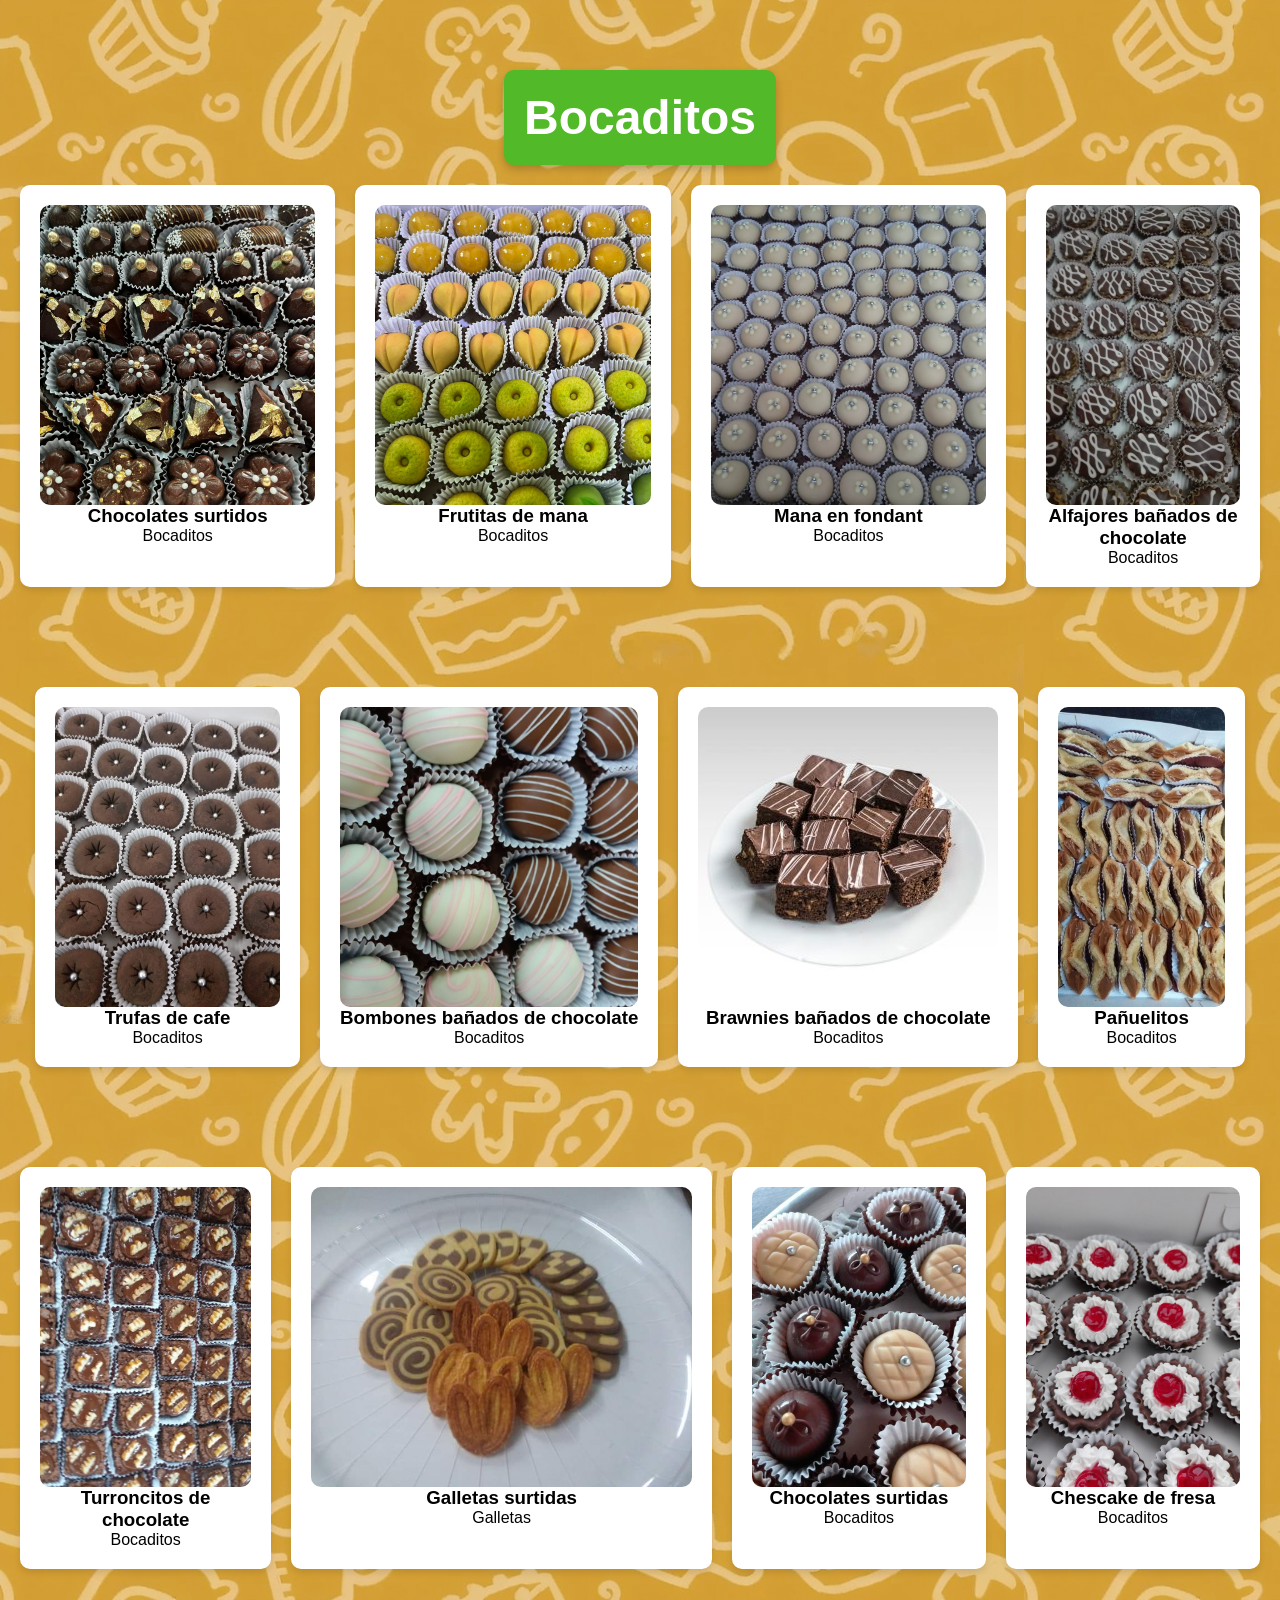
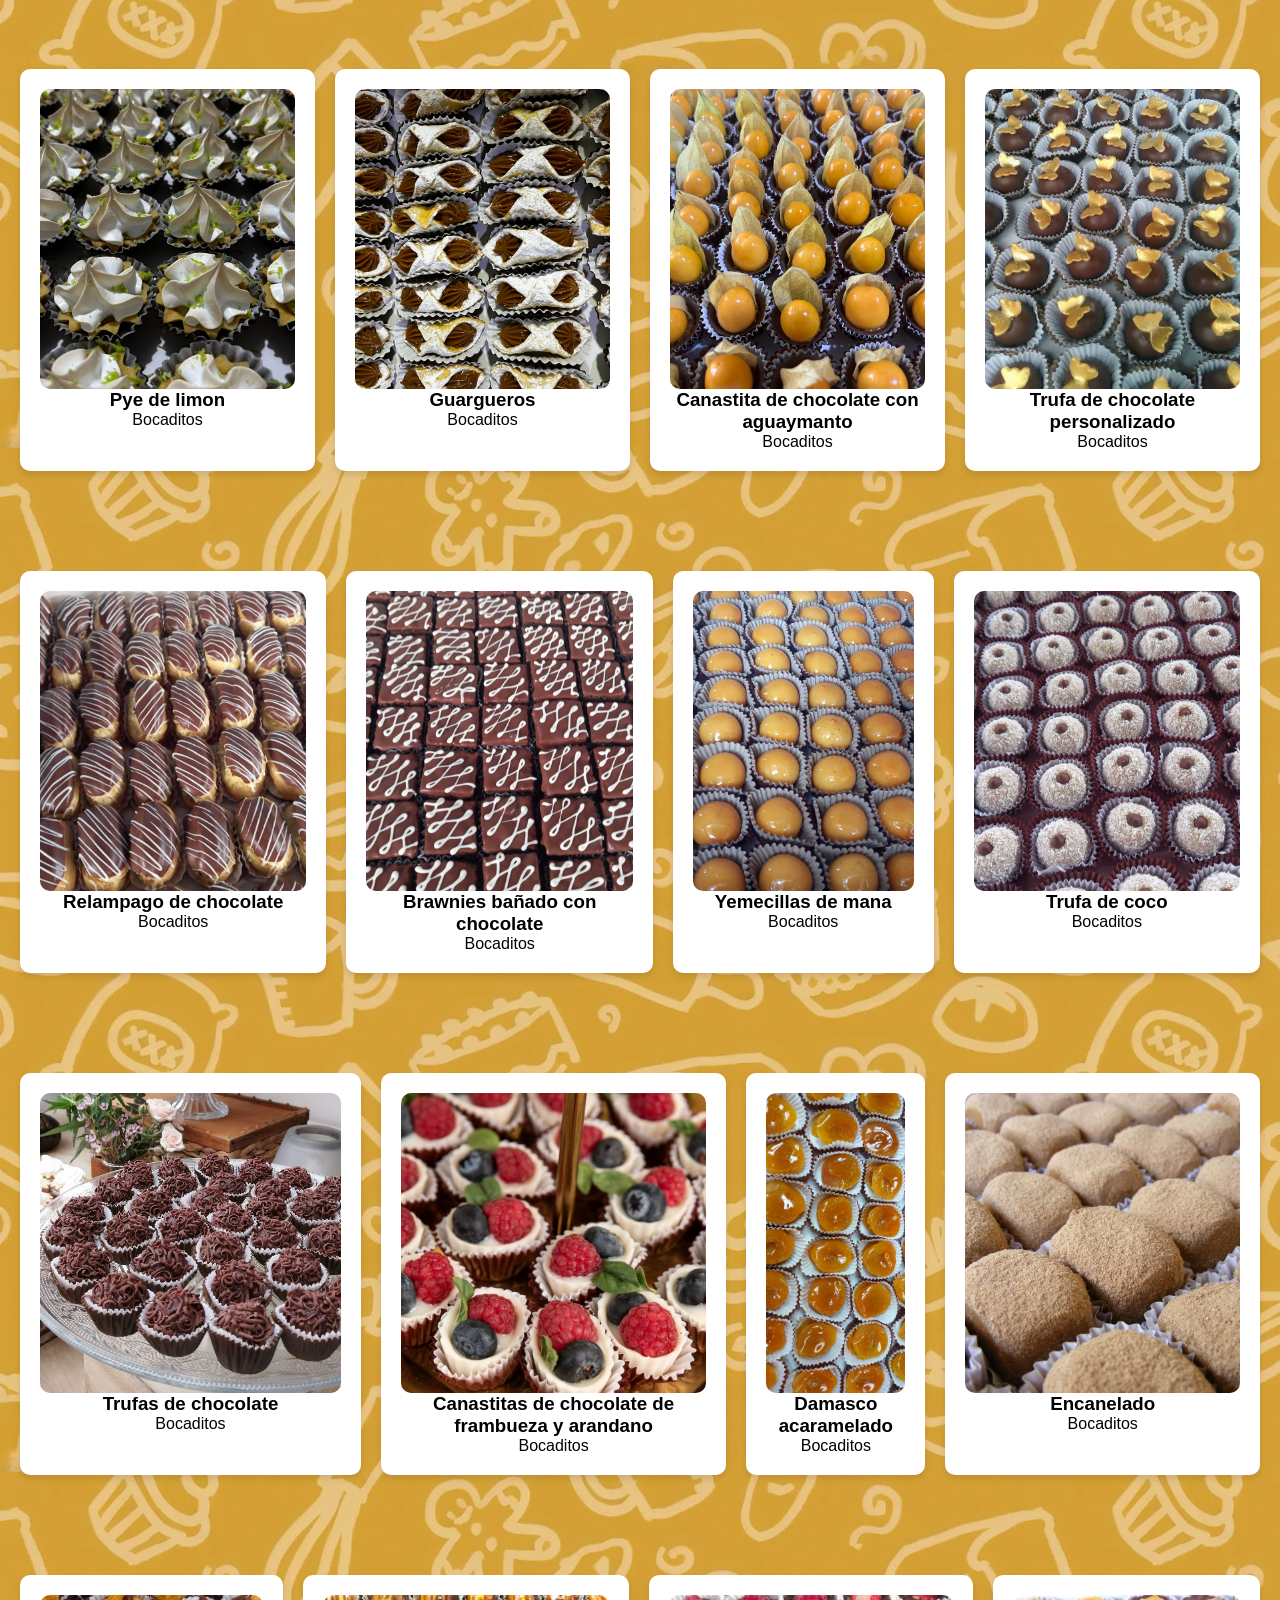
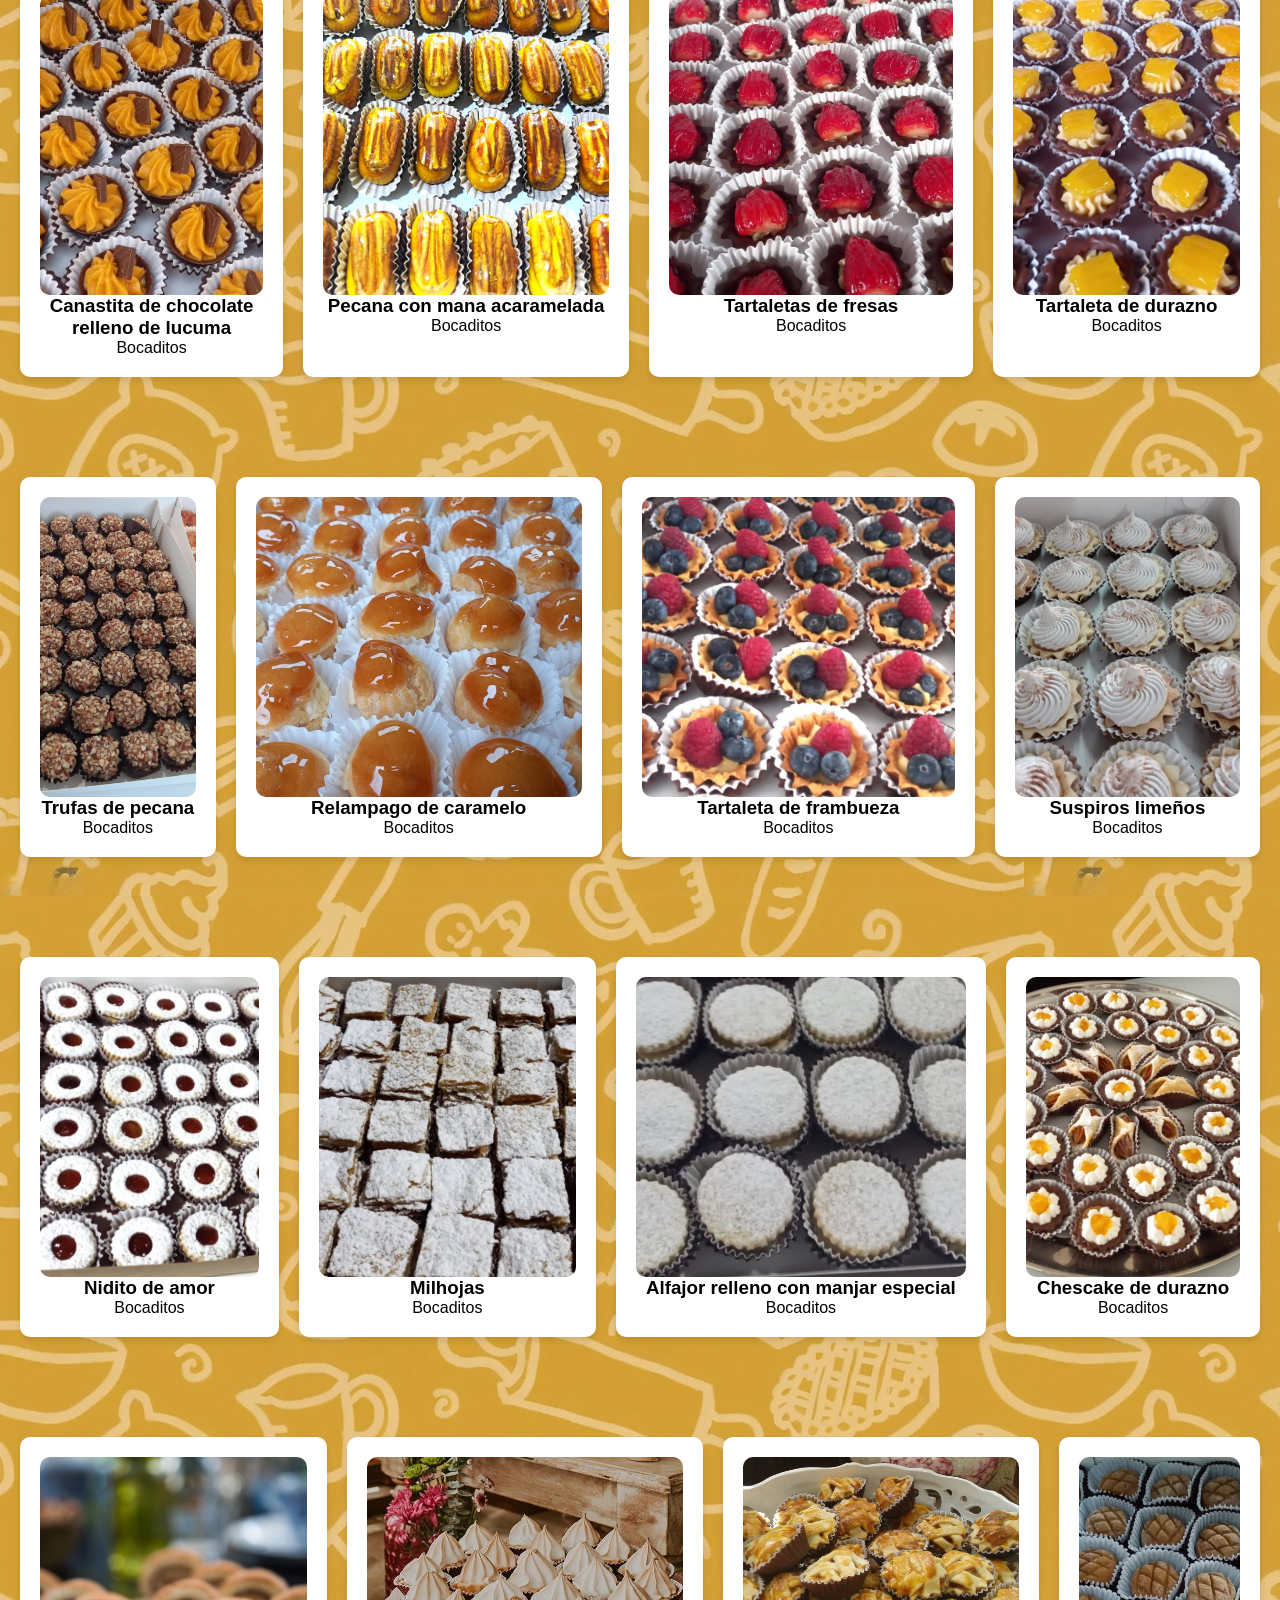
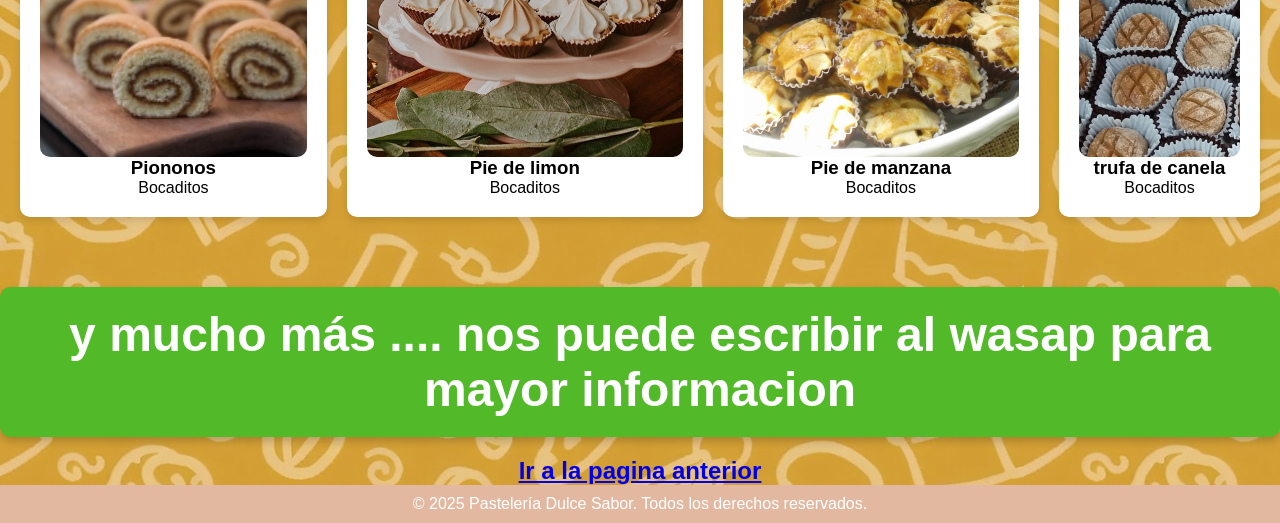
<file: index1.html>
<!DOCTYPE html>
<html lang="es">
<head>
    <meta charset="UTF-8">
    <meta name="viewport" content="width=device-width, initial-scale=1.0">
    <title>Pastelería Dulce Sabor </title>
    <link rel="stylesheet" href="styles.css">
    <meta name="viewport" content="width=device-width, initial-scale=1">

    <style>
        body {
            font-family: Arial, sans-serif; /* Fuente general de la página */
            background-color: #f4f4f4; /* Color de fondo */
            text-align: center; /* Centrado de texto */
        }

        h1 {
            font-size: 3em; /* Tamaño grande para el título */
            color: #fff; /* Color del texto */
            background-color: #52b929; /* Color de fondo del título */
            padding: 20px; /* Espacio interno */
            border-radius: 10px; /* Bordes redondeados */
            box-shadow: 0 4px 8px rgba(0, 0, 0, 0.2); /* Sombra */
            margin: 20px auto; /* Margen superior e inferior */
            width: fit-content; /* Ajuste al contenido */
        }
    </style>
</head>
<body>
    
    <section id="productos">
        <h1>Bocaditos</h1>
       
        <div class="productos-grid">
            <div class="producto">
                <img src="imagen/imagenproducto/chocolate.jpeg" alt="Tarta de fresa" width="250" height="200"  >
                <h3>Chocolates surtidos</h3>
                <p>Bocaditos</p>
            </div>
            <div class="producto">
                <img src="imagen/imagenproducto/mana.jpeg" alt="Tarta de fresa" width="250" height="200">
                <h3>Frutitas de mana</h3>
                <p>Bocaditos</p>
            </div>
            <div class="producto">
                <img src="imagen/bocaditos/foto3.jpg" alt="Tarta de fresa" width="250" height="200">
                <h3>Mana en fondant</h3>
                <p>Bocaditos</p>
            </div>
            <div class="producto">
                <img src="imagen/bocaditos/foto4.jpg" alt="Tarta de fresa" width="250" height="200">
                <h3>Alfajores bañados de chocolate</h3>
                <p>Bocaditos</p>
            </div>
           
        </div>
    </section>
    <section id="productos">
        
        <div class="productos-grid">
            <div class="producto">
                <img src="imagen/bocaditos/foto5.jpg" alt="Tarta de fresa" width="230" height="250"  >
                <h3>Trufas de cafe</h3>
                <p>Bocaditos</p>
            </div>
            <div class="producto">
                <img src="imagen/bocaditos/foto6.jpg" alt="Tarta de fresa" width="230" height="250">
                <h3>Bombones bañados de chocolate</h3>
                <p>Bocaditos</p>
            </div>
            <div class="producto">
                <img src="imagen/bocaditos/foto7.jpg" alt="Tarta de fresa" width="230" height="250">
                <h3>Brawnies bañados de chocolate</h3>
                <p>Bocaditos</p>
            </div>
            <div class="producto">
                <img src="imagen/bocaditos/foto8.jpg" alt="Tarta de fresa" width="230" height="250" >
                <h3>Pañuelitos</h3>
                <p>Bocaditos</p>
            </div>
           
        </div>
    </section>
    <section id="productos">
        
        <div class="productos-grid">
            <div class="producto">
                <img src="imagen/bocaditos/foto9.jpg" alt="Tarta de fresa" width="230" height="250"  >
                <h3>Turroncitos de chocolate</h3>
                <p>Bocaditos </p>
            </div>
            <div class="producto">
                <img src="imagen/bocaditos/foto10.jpg" alt="Tarta de fresa" width="230" height="250">
                <h3>Galletas surtidas </h3>
                <p>Galletas</p>
            </div>
            <div class="producto">
                <img src="imagen/bocaditos/foto11.jpg" alt="Tarta de fresa" width="230" height="250">
                <h3>Chocolates surtidas</h3>
                <p>Bocaditos</p>
            </div>
            <div class="producto">
                <img src="imagen/bocaditos/foto12.jpg" alt="Tarta de fresa" width="400" height="250">
                <h3>Chescake de fresa</h3>
                <p>Bocaditos</p>
            </div>
           
        </div>
    </section>
    <section id="productos">
        
        <div class="productos-grid">
            <div class="producto">
                <img src="imagen/imagenproducto/pye limon.jpg" alt="Tarta de fresa" width="230" height="250"  >
                <h3>Pye de limon</h3>
                <p>Bocaditos </p>
            </div>
            <div class="producto">
                <img src="imagen/imagenproducto/guargueros.jpg" alt="Tarta de fresa" width="230" height="250">
                <h3>Guargueros</h3>
                <p>Bocaditos</p>
            </div>
            <div class="producto">
                <img src="imagen/bocaditos/aguaymanto.jpg" alt="Tarta de fresa" width="230" height="250">
                <h3>Canastita de chocolate con aguaymanto</h3>
                <p>Bocaditos</p>
            </div>
            <div class="producto">
                <img src="imagen/bocaditos/trufa chocolate.jpg" alt="Tarta de fresa" width="400" height="250">
                <h3>Trufa de chocolate personalizado</h3>
                <p>Bocaditos</p>
            </div>
           
        </div>
    </section>

    <section id="productos">
        
        <div class="productos-grid">
            <div class="producto">
                <img src="imagen/bocaditos/relampago.jpg" alt="Tarta de fresa" width="230" height="250"  >
                <h3>Relampago de chocolate</h3>
                <p>Bocaditos </p>
            </div>
            <div class="producto">
                <img src="imagen/bocaditos/brawnieschocolate.jpg" alt="Tarta de fresa" width="230" height="250">
                <h3>Brawnies bañado con chocolate</h3>
                <p>Bocaditos</p>
            </div>
            <div class="producto">
                <img src="imagen/bocaditos/yemecillas.jpg" alt="Tarta de fresa" width="230" height="250">
                <h3>Yemecillas de mana</h3>
                <p>Bocaditos</p>
            </div>
            <div class="producto">
                <img src="imagen/bocaditos/trufa de coco.jpg" alt="Tarta de fresa" width="400" height="250">
                <h3>Trufa de coco</h3>
                <p>Bocaditos</p>
            </div>
           
        </div>
    </section>
    <section id="productos">
        
        <div class="productos-grid">
            <div class="producto">
                <img src="imagen/bocaditos/trufach.jpg" alt="Tarta de fresa" width="230" height="250"  >
                <h3>Trufas de chocolate</h3>
                <p>Bocaditos </p>
            </div>
            <div class="producto">
                <img src="imagen/bocaditos/canastaframbueza.jpg" alt="Tarta de fresa" width="230" height="250">
                <h3>Canastitas de chocolate de frambueza y arandano</h3>
                <p>Bocaditos</p>
            </div>
            <div class="producto">
                <img src="imagen/bocaditos/damasco acaramelado.jpg" alt="Tarta de fresa" width="230" height="250">
                <h3>Damasco acaramelado</h3>
                <p>Bocaditos</p>
            </div>
            <div class="producto">
                <img src="imagen/bocaditos/encanelado.jpg" alt="Tarta de fresa" width="400" height="250">
                <h3>Encanelado</h3>
                <p>Bocaditos</p>
            </div>
           
        </div>
    </section>
    <section id="productos">
        
        <div class="productos-grid">
            <div class="producto">
                <img src="imagen/bocaditos/lucuma.jpg" alt="Tarta de fresa" width="230" height="250"  >
                <h3>Canastita de chocolate relleno de lucuma</h3>
                <p>Bocaditos </p>
            </div>
            <div class="producto">
                <img src="imagen/bocaditos/pecana encaramelada.jpg" alt="Tarta de fresa" width="230" height="250">
                <h3>Pecana con mana acaramelada</h3>
                <p>Bocaditos</p>
            </div>
            <div class="producto">
                <img src="imagen/bocaditos/tartaletafresa.jpg" alt="Tarta de fresa" width="230" height="250">
                <h3>Tartaletas de fresas</h3>
                <p>Bocaditos</p>
            </div>
            <div class="producto">
                <img src="imagen/bocaditos/tartaletadurazno.jpg" alt="Tarta de fresa" width="400" height="250">
                <h3>Tartaleta de durazno</h3>
                <p>Bocaditos</p>
            </div>
           
        </div>
    </section>
    <section id="productos">
        
        <div class="productos-grid">
            <div class="producto">
                <img src="imagen/bocaditos/trufa pecana.jpg" alt="Tarta de fresa" width="230" height="250"  >
                <h3>Trufas de pecana</h3>
                <p>Bocaditos </p>
            </div>
            <div class="producto">
                <img src="imagen/bocaditos/relampagocaramelo.jpg" alt="Tarta de fresa" width="230" height="250">
                <h3>Relampago de caramelo</h3>
                <p>Bocaditos</p>
            </div>
            <div class="producto">
                <img src="imagen/bocaditos/tartaletaframbueza.jpg" alt="Tarta de fresa" width="230" height="250">
                <h3>Tartaleta de frambueza</h3>
                <p>Bocaditos</p>
            </div>
            <div class="producto">
                <img src="imagen/bocaditos/suspiros.jpg" alt="Tarta de fresa" width="400" height="250">
                <h3>Suspiros limeños</h3>
                <p>Bocaditos</p>
            </div>
           
        </div>
    </section>
    <section id="productos">
        
        <div class="productos-grid">
            <div class="producto">
                <img src="imagen/bocaditos/nidito de amor.jpg" alt="Tarta de fresa" width="230" height="250"  >
                <h3>Nidito de amor</h3>
                <p>Bocaditos </p>
            </div>
            <div class="producto">
                <img src="imagen/bocaditos/milhojas.jpg" alt="Tarta de fresa" width="230" height="250">
                <h3>Milhojas</h3>
                <p>Bocaditos</p>
            </div>
            <div class="producto">
                <img src="imagen/bocaditos/alfajor.jpg" alt="Tarta de fresa" width="230" height="250">
                <h3>Alfajor relleno con manjar especial</h3>
                <p>Bocaditos</p>
            </div>
            <div class="producto">
                <img src="imagen/bocaditos/chescakedurazno.jpg" alt="Tarta de fresa" width="400" height="250">
                <h3>Chescake de durazno</h3>
                <p>Bocaditos</p>
            </div>
           
        </div>
    </section>
    <section id="productos">
        
        <div class="productos-grid">
            <div class="producto">
                <img src="imagen/bocaditos/piononos.jpg" alt="Tarta de fresa" width="230" height="250"  >
                <h3>Piononos</h3>
                <p>Bocaditos </p>
            </div>
            <div class="producto">
                <img src="imagen/bocaditos/pye de limon.jpg" alt="Tarta de fresa" width="230" height="250">
                <h3>Pie de limon</h3>
                <p>Bocaditos</p>
            </div>
            <div class="producto">
                <img src="imagen/bocaditos/pye de manzana.jpg" alt="Tarta de fresa" width="230" height="250">
                <h3>Pie de manzana</h3>
                <p>Bocaditos</p>
            </div>
            <div class="producto">
                <img src="imagen/bocaditos/trufa de canela.jpg" alt="Tarta de fresa" width="400" height="250">
                <h3>trufa de canela</h3>
                <p>Bocaditos</p>
            </div>
           
        </div>
    </section>
     <div style="text-align: center;">
        <h1>y mucho más .... nos puede escribir al wasap para mayor informacion</h1>
   
     <a href="index.html"><h2><p>Ir a la pagina anterior</p></h2></a>


     </div>


    <footer>
        <p>&copy; 2025 Pastelería Dulce Sabor. Todos los derechos reservados.</p>
    </footer>
</body>
</html>
</file>
<file: styles.css>
img{
    max-width: 100%;
    height: auto;
}

header{
    display: flex;
    justify-content: space-between;
    padding: 30px 0 40px 0;
}

.productos-grid{
    position: relative;
}





/*main*/
.productos-grid{
    display: grid;
    grid-template-columns: repeat(3,1fr);
    gap:20px
}

.producto{
    border-radius: 10px;
    
} 


.producto:hover{
    box-shadow: 0 10px 20px  rgba(0,0,0,0.20);

}
 
.producto img{

    width: 100%;
    height: 300px;
    object-fit: cover;
    border-radius: 10px 10px 0 0;
    transition: all .5s;

} 

.producto figure{
    overflow: hidden;
}

.producto:hover img{
    transform:scale(1.2);
}


/*otro estilo */
@media (max-width: 768px) {
    img {
      height: auto; /* Permite que la altura se ajuste automáticamente */
    }
  
    .contenedor {
      height: 300px; /* Ajusta la altura en móviles */
    }
  }
  






/* Estilos para pantallas pequeñas (móviles) */
@media (max-width: 768px) {
    body {
        font-size: 14px;
    }
    
    .contenedor {
        width: 100%; /* Ajustar el ancho al 100% */
        padding: 10px;
    }
    
    .menu {
        display: block;
        text-align: center;
    }
}
.contenedor {
    width: 90%;
    max-width: 1200px;
    margin: auto;
}
.contenedor {
    display: flex;
    flex-wrap: wrap;
    justify-content: space-between;
}


img {
    max-width: 100%;
    height: auto;
}

























body {
    font-family: Arial, sans-serif;
    margin: 0;
    padding: 0;
    background-color: #fff8f0;
    background: url(imagen/fondo.png);
}

header {
    background-color: #e3b8a1;
    padding: 20px;
    text-align: center;
}

header h1 {
    margin: 0;
    color: #fff;
}

nav ul {
    list-style-type: none;
    padding: 0;
}

nav ul li {
    display: inline;
    margin-right: 15px;
}

nav ul li a {
    text-decoration: none;
    color: #fff;
    font-weight: bold;
}

/*.hero {
    background-image: url('imagen/foto15.jpg');
    background-size: cover;
    color: white;
    text-align: center;
    padding: 250px 0;
}*/

section {
    padding: 50px 20px;
    text-align: center;
}

.productos-grid {
    display: flex;
    justify-content: center;
    gap: 20px;
}

.producto {
    background-color: #fff;
    padding: 20px;
    border-radius: 10px;
    box-shadow: 0 4px 6px rgba(0, 0, 0, 0.1);
}

.producto img {
    width: 100%;
    border-radius: 10px;
}

footer {
    background-color: #e3b8a1;
    color: white;
    padding: 10px;
    text-align: center;
}

table {
    width: 80%;
    margin: 0 auto;
    border-collapse: collapse;
    margin-bottom: 50px;
}

table th, table td {
    border: 1px solid #e3b8a1;
    padding: 15px;
    text-align: center;
}

table th {
    background-color: #f7c6b6;
    color: #333;
}

table td {
    background-color: #fff;
}

.whatsapp-link {
    display: inline-block;
    background-color: #25D366;
    color: white;
    padding: 10px 20px;
    border-radius: 25px;
    text-decoration: none;
    font-weight: bold;
}

.whatsapp-icon {
    width: 20px;
    margin-right: 10px;
    vertical-align: middle;
}
.hero{

    color: #0ae29af5;
    font-size: 36px;
   
}

.subir-arriba {
    position: relative;
    top: -255px; /* Mueve el texto 30px hacia arriba */
}
.subir-arriba1 {
    position: relative;
    top: -270px; /* Mueve el texto 30px hacia arriba */
}
.imagen-reducida {
    width: 900px; /* Ajusta el ancho de la imagen */
    height: auto; /* Mantiene la proporción de la imagen */
}
.imagen-reducida {
    width: 200px; /* Ajusta el ancho de la imagen */
    height: auto; /* Mantiene la proporción de la imagen */
}
.subir-arriba1 {
    font-family: 'Verdana', sans-serif;
    font-size: 30px;
    color: #c5f80c;
    font-style: italic;
}
.subir-arriba {
    font-family: 'Verdana', sans-serif;
    font-size: 30px;
    color: #c5f80c;
    font-style: italic;
}









img {
    max-width: 100%;
    height: auto;
    display: block;
  }
  



body {
    max-width: 100%;
    overflow-x: hidden; /* Evita el scroll horizontal */
  }
  
  .container {
    width: 100%;
    padding: 10px;
    box-sizing: border-box;
  }
  .contenedor {
    display: flex;
    flex-direction: column;
    align-items: center;
  }


  /*estilos de letras*/

  @keyframes parpadeo {
    0% { opacity: 1; }
    50% { opacity: 0; }
    100% { opacity: 1; }
}

.texto {
    font-size: 50px;
    font-weight: bold;
    color: rgb(231, 9, 9);
    animation: parpadeo 1s infinite;
}

/*estilo neon*/
@keyframes neon {
    0% { text-shadow: 0 0 5px hsl(0, 81%, 46%), 0 0 10px #ff0000, 0 0 20px #ff0000; }
    50% { text-shadow: 0 0 10px #ff5733, 0 0 20px #ff5733, 0 0 30px #ff5733; }
    100% { text-shadow: 0 0 5px #ff0000, 0 0 10px #ff0000, 0 0 20px #ff0000; }
}

.neon {
    font-size: 20px;
    font-weight: bold;
    color: #f5f10f;
    text-align: center;
    animation: neon 1.5s infinite alternate;
}

/*carrusel de imagenes estaticos*/

* {
    box-sizing: border-box;
    margin: 0;
    padding: 0;
}

.carrusel-contenedor {
    width: 600px; /* Ancho del carrusel */
    height: 400px; /* Alto del carrusel */
    overflow: hidden;
    position: relative;
    margin: 50px auto;
    border-radius: 10px;
    box-shadow: 0px 4px 10px rgba(0, 0, 0, 0.2);
}

.carrusel {
    display: flex;
    width: 1800px; /* 3 imágenes (600px cada una) */
    transition: transform 0.5s ease-in-out;
}

.carrusel img {
    width: 600px; /* Tamaño fijo */
    height: 400px;
    object-fit: cover; /* Ajuste sin deformar */
}

.boton {
    position: absolute;
    top: 50%;
    transform: translateY(-50%);
    background: rgba(0, 0, 0, 0.5);
    color: white;
    border: none;
    padding: 10px;
    cursor: pointer;
    font-size: 18px;
    transition: 0.3s;
}

.boton:hover {
    background: rgba(0, 0, 0, 0.8);
}

.anterior {
    left: 10px;
}

.siguiente {
    right: 10px;
}
</file>
